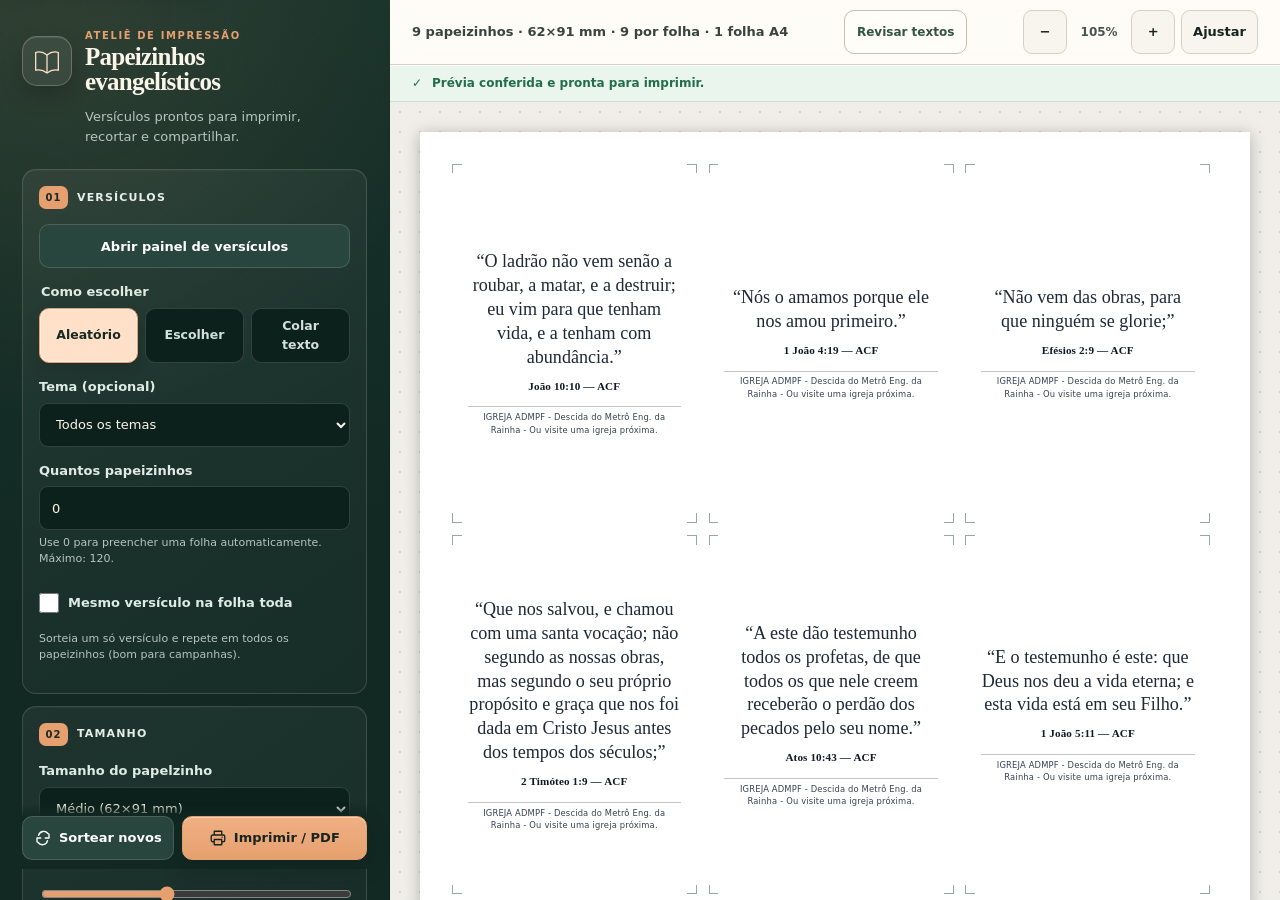
<file: index.html>
<!DOCTYPE html>
<html lang="pt-BR">
<head>
  <meta charset="UTF-8" />
  <meta name="viewport" content="width=device-width, initial-scale=1.0" />
  <meta name="description" content="Monte folhas A4 de papeizinhos evangelísticos com versículos da Bíblia (ACF), prontos para imprimir e recortar." />
  <meta name="theme-color" content="#122923" />
  <title>Papeizinhos evangelísticos</title>
  <link rel="icon" href="data:image/svg+xml,%3Csvg xmlns='http://www.w3.org/2000/svg' viewBox='0 0 64 64'%3E%3Crect width='64' height='64' rx='14' fill='%23152a25'/%3E%3Cpath d='M13 17c8-3 14-1 19 4 5-5 11-7 19-4v32c-8-2-14 0-19 5-5-5-11-7-19-5z' fill='%23f5ead7'/%3E%3Cpath d='M32 21v33' stroke='%23d27d56' stroke-width='3'/%3E%3C/svg%3E" />
  <link rel="stylesheet" href="src/styles/main.css" />
  <link rel="stylesheet" href="src/styles/layout.css" />
  <link rel="stylesheet" href="src/styles/templates.css" />
  <link rel="stylesheet" href="src/styles/print.css" />
  <link rel="stylesheet" href="src/styles/verse-library.css" />
  <link rel="stylesheet" href="src/styles/tract-review.css" />
</head>
<body>
  <a class="skip-link" href="#preview">Pular para a prévia</a>
  <aside class="sidebar" id="sidebar">
    <header class="brand">
      <span class="brand-mark" aria-hidden="true">
        <svg viewBox="0 0 48 48" focusable="false">
          <path d="M8 12c6-2 11-.6 16 3.5C29 11.4 34 10 40 12v25c-6-1.5-11 0-16 4-5-4-10-5.5-16-4z" />
          <path d="M24 15.5V41" />
        </svg>
      </span>
      <span>
        <span class="eyebrow">Ateliê de impressão</span>
        <h1>Papeizinhos<br />evangelísticos</h1>
      </span>
    </header>
    <p class="subtitle">Versículos prontos para imprimir, recortar e compartilhar.</p>
    <a class="mobile-preview-link" href="#preview">Ver prévia da folha <span aria-hidden="true">↓</span></a>

    <section class="panel" aria-labelledby="step-verses">
      <h2 id="step-verses"><span>01</span> Versículos</h2>
      <button id="openVerseLibrary" class="secondary library-open" type="button" aria-haspopup="dialog" aria-controls="verseLibrary">Abrir painel de versículos</button>
      <div class="field">
        <fieldset class="mode-fieldset">
          <legend>Como escolher</legend>
          <div class="radios">
          <label><input type="radio" name="mode" value="random" checked /> Aleatório</label>
          <label><input type="radio" name="mode" value="manual" /> Escolher</label>
          <label><input type="radio" name="mode" value="paste" /> Colar texto</label>
          </div>
        </fieldset>
      </div>

      <div class="field mode-block" data-mode="random generate">
        <label for="theme">Tema (opcional)</label>
        <select id="theme"><option value="">Todos os temas</option></select>
      </div>

      <div class="field mode-block" data-mode="manual">
        <label for="search">Buscar versículo</label>
        <input type="search" id="search" placeholder="ex.: João 3:16 ou amor" autocomplete="off" aria-controls="searchResults" aria-expanded="false" />
        <small id="searchSummary" class="hint" role="status">Busque e clique para adicionar. Os escolhidos saem dos resultados.</small>
        <div id="searchResults" class="search-results"></div>
        <small id="pickedSummary" class="hint" role="status">Nenhum versículo escolhido.</small>
        <div id="picked" class="picked" aria-label="Versículos escolhidos"></div>
      </div>

      <div class="field mode-block" data-mode="paste">
        <label for="pasteText">Cole os versículos (um por linha/parágrafo)</label>
        <textarea id="pasteText" rows="6" placeholder="João 3:16 - Porque Deus amou o mundo..."></textarea>
      </div>

      <div class="field mode-block" data-mode="random generate">
        <label for="count">Quantos papeizinhos</label>
        <input type="number" id="count" min="0" max="120" step="1" inputmode="numeric" value="0" aria-describedby="countHint" />
        <small class="hint" id="countHint">Use 0 para preencher uma folha automaticamente. Máximo: 120.</small>
      </div>

      <div class="field mode-block" data-mode="random generate">
        <label class="check"><input type="checkbox" id="sameVerse" aria-describedby="sameVerseHint" /> Mesmo versículo na folha toda</label>
        <small class="hint" id="sameVerseHint">Sorteia um só versículo e repete em todos os papeizinhos (bom para campanhas).</small>
      </div>

      <div class="field mode-block" data-mode="manual paste">
        <label class="check"><input type="checkbox" id="fillPage" aria-describedby="fillPageHint" /> Completar a folha repetindo</label>
        <small class="hint" id="fillPageHint">Repete os versículos escolhidos até fechar a última folha A4.</small>
      </div>
    </section>

    <section class="panel" aria-labelledby="step-size">
      <h2 id="step-size"><span>02</span> Tamanho</h2>
      <div class="field">
        <label for="size">Tamanho do papelzinho</label>
        <select id="size"></select>
      </div>
      <div class="field">
        <label for="fontScale">Tamanho da fonte: <span id="fontScaleVal">100%</span></label>
        <input type="range" id="fontScale" min="0.6" max="1.6" step="0.05" value="1" aria-describedby="fontScaleHint" />
        <small class="hint" id="fontScaleHint">O texto ainda é reduzido automaticamente se precisar caber.</small>
      </div>
    </section>

    <section class="panel" aria-labelledby="step-art">
      <h2 id="step-art"><span>03</span> Arte de fundo</h2>
      <div class="field template-field" id="templateField">
        <div class="template-select-fallback">
          <label for="template">Template</label>
          <select id="template"></select>
        </div>
        <button id="templateChooserButton" class="template-chooser-button" type="button" aria-haspopup="dialog" aria-controls="templateDialog" hidden>
          <span class="template-active-preview" id="selectedTemplatePreview" aria-hidden="true"></span>
          <span class="template-active-copy">
            <small>Artes da folha</small>
            <strong id="selectedTemplateName">Liso (branco)</strong>
            <span>Ver os 22 modelos</span>
          </span>
          <svg aria-hidden="true" viewBox="0 0 24 24"><path d="m9 18 6-6-6-6" /></svg>
        </button>
      </div>
      <div class="field">
        <label for="bgImage">Ou use sua própria imagem de fundo</label>
        <input type="file" id="bgImage" accept="image/*" aria-describedby="bgImageHint bgImageSizeHint bgImageError" />
        <small class="hint" id="bgImageHint">PNG, JPG, WebP ou outra imagem de até 10 MB e 32 megapixels.</small>
        <small class="hint" id="bgImageSizeHint"></small>
        <small class="hint">Use a mesma proporção do papelzinho para evitar cortes nas bordas. Deixe o centro livre para o texto. Imagens enviadas precisam ser escolhidas novamente ao reabrir o app.</small>
        <p class="field-error" id="bgImageError" role="alert" aria-live="assertive" hidden></p>
        <button id="bgImageClear" class="secondary compact" type="button" hidden>Remover imagem</button>
      </div>
      <div class="field" id="overlayField" hidden>
        <label for="overlay">Clareador do fundo (legibilidade): <span id="overlayVal">35%</span></label>
        <input type="range" id="overlay" min="0" max="0.85" step="0.05" value="0.35" />
      </div>
    </section>

    <section class="panel" aria-labelledby="step-personalize">
      <h2 id="step-personalize"><span>04</span> Personalização <small>opcional</small></h2>
      <div class="field">
        <label for="churchLogo">Logo da igreja (opcional)</label>
        <input type="file" id="churchLogo" accept="image/*" aria-describedby="churchLogoHint churchLogoError" />
        <small class="hint" id="churchLogoHint">Prefira PNG transparente, com pelo menos 320 px de largura. O logo aparece acima do rodapé, sem recortar. Até 10 MB; escolha novamente ao reabrir o app.</small>
        <img id="churchLogoPreview" class="church-logo-preview" alt="Logo escolhido para os papeizinhos" hidden />
        <p class="field-error" id="churchLogoError" role="alert" hidden></p>
        <button id="churchLogoClear" class="secondary compact" type="button" hidden>Remover logo</button>
      </div>
      <div class="field">
        <label class="check footer-default-check">
          <input type="checkbox" id="defaultFooter" aria-describedby="defaultFooterText" checked />
          <span>
            <strong>Usar rodapé padrão</strong>
            <small id="defaultFooterText">IGREJA ADMPF - Descida do Metrô Eng. da Rainha - Ou visite uma igreja próxima.</small>
          </span>
        </label>
      </div>
      <div class="field">
        <label for="footerText">Texto extra do rodapé (opcional)</label>
        <input type="text" id="footerText" maxlength="80" placeholder="ex.: WhatsApp (91) 99999-9999" aria-describedby="footerHint" />
        <small class="hint" id="footerHint">Se o rodapé padrão estiver ativo, este texto aparecerá abaixo dele.</small>
      </div>
    </section>

    <div class="actions">
      <button id="btnGenerate" class="secondary" type="button">
        <svg aria-hidden="true" viewBox="0 0 24 24"><path d="M20 7v5h-5M4 17v-5h5M6.1 8.5A7 7 0 0 1 18.5 6L20 7M4 17l1.5 1A7 7 0 0 0 18 15.5" /></svg>
        <span>Sortear novos</span>
      </button>
      <button id="btnPrint" class="primary" type="button">
        <svg aria-hidden="true" viewBox="0 0 24 24"><path d="M7 8V3h10v5M7 17H5a2 2 0 0 1-2-2v-5a2 2 0 0 1 2-2h14a2 2 0 0 1 2 2v5a2 2 0 0 1-2 2h-2M7 14h10v7H7z" /><path d="M17.5 11h.01" /></svg>
        <span>Imprimir / PDF</span>
      </button>
    </div>
    <p class="footnote">Texto bíblico: Almeida Corrigida Fiel (ACF)</p>
  </aside>

  <main class="preview" id="preview" aria-labelledby="preview-title">
    <h2 id="preview-title" class="sr-only">Prévia das folhas A4</h2>
    <div class="preview-toolbar">
      <span id="sheetInfo" class="sheet-info" aria-live="polite"></span>
      <button id="reviewTexts" type="button" aria-haspopup="dialog" aria-controls="tractReview" disabled>Revisar textos</button>
      <div class="zoom-controls" role="group" aria-label="Zoom da prévia">
        <button id="zoomOut" type="button" title="Diminuir zoom" aria-label="Diminuir zoom">−</button>
        <output id="zoomVal" class="zoom-val" aria-live="polite">100%</output>
        <button id="zoomIn" type="button" title="Aumentar zoom" aria-label="Aumentar zoom">+</button>
        <button id="zoomFit" type="button" title="Ajustar à largura da tela" aria-label="Ajustar prévia à largura">Ajustar</button>
      </div>
    </div>
    <div id="previewStatus" class="preview-status" role="status" aria-live="assertive" tabindex="-1" hidden></div>
    <div class="preview-scroll" id="previewScroll">
      <div id="sheetContainer" class="sheet-container"></div>
    </div>
  </main>

  <dialog id="templateDialog" class="template-dialog" aria-labelledby="templateDialogTitle" aria-describedby="templateDialogDescription">
    <form method="dialog">
      <header class="template-dialog-header">
        <div>
          <span class="eyebrow">Galeria de artes</span>
          <h2 id="templateDialogTitle">Escolha o fundo</h2>
          <p id="templateDialogDescription">Use as setas para explorar. Clique ou pressione Enter para escolher.</p>
        </div>
        <button class="dialog-icon-close" type="submit" value="cancel" aria-label="Fechar galeria">
          <svg aria-hidden="true" viewBox="0 0 24 24"><path d="M6 6l12 12M18 6 6 18" /></svg>
        </button>
      </header>
      <div class="template-mix-controls">
        <label><input type="checkbox" id="mixTemplates" /> Alternar várias artes na folha</label>
        <small>Marque as artes desejadas. Elas se repetem na ordem escolhida, em todos os papeizinhos.</small>
        <button type="button" id="shuffleTemplates" class="dialog-cancel" hidden>Embaralhar ordem das artes</button>
      </div>
      <div id="templateGallery" class="template-gallery" role="radiogroup" aria-label="Modelos de arte de fundo"></div>
      <footer class="template-dialog-footer">
        <span id="galleryTemplateName" role="status">Liso (branco)</span>
        <button class="dialog-cancel" type="submit" value="done">Concluir</button>
      </footer>
    </form>
  </dialog>

  <dialog id="printDialog" class="print-dialog" aria-labelledby="printDialogTitle" aria-describedby="printDialogDescription">
    <form method="dialog">
      <div class="dialog-heading">
        <span class="dialog-mark" aria-hidden="true">
          <svg viewBox="0 0 24 24"><path d="M6 9V3h12v6M6 18H4a2 2 0 0 1-2-2v-5a2 2 0 0 1 2-2h16a2 2 0 0 1 2 2v5a2 2 0 0 1-2 2h-2M6 15h12v7H6z" /></svg>
        </span>
        <div>
          <span class="eyebrow">Conferência final</span>
          <h2 id="printDialogTitle">Prepare a impressão</h2>
        </div>
      </div>
      <p id="printDialogDescription">Na próxima janela, confira estas opções antes de imprimir ou salvar o PDF.</p>
      <p class="print-summary" id="printDialogSummary"></p>
      <ul class="print-checklist" aria-label="Configurações recomendadas">
        <li><span aria-hidden="true">✓</span><div><strong>Papel A4</strong><small>210 × 297 mm</small></div></li>
        <li><span aria-hidden="true">✓</span><div><strong>Escala 100%</strong><small>Não use “Ajustar à página”</small></div></li>
        <li><span aria-hidden="true">✓</span><div><strong>Margens: nenhuma</strong><small>Ou a opção “sem bordas”</small></div></li>
        <li><span aria-hidden="true">✓</span><div><strong>Gráficos de fundo</strong><small>Ative para imprimir a arte escolhida</small></div></li>
      </ul>
      <div class="dialog-actions">
        <button class="dialog-cancel" type="submit" value="cancel">Cancelar</button>
        <button class="primary" id="confirmPrint" type="button">Abrir impressão</button>
      </div>
    </form>
  </dialog>

  <dialog id="verseLibrary" class="verse-library" aria-labelledby="libraryTitle" aria-describedby="libraryDescription">
    <header class="library-header">
      <div><span class="eyebrow">Leia · escolha · compartilhe</span><h2 id="libraryTitle">Painel de versículos</h2>
      <p id="libraryDescription">Explore os textos ACF com calma. Os escolhidos ficam guardados para montar sua folha.</p></div>
      <button id="libraryClose" type="button" class="library-light-button">Voltar ao editor</button>
    </header>
    <div class="library-filters">
      <label>Buscar referência ou palavra<input id="librarySearch" type="search" placeholder="João, salvação, amor…" autocomplete="off" /></label>
      <label>Livro<select id="libraryBook"><option value="">Todos os livros</option></select></label>
      <label>Tema<select id="libraryTheme"><option value="">Todos os temas</option></select></label>
      <label>Ordenar<select id="librarySort"><option value="default">Ordem padrão</option><option value="longest">Maiores primeiro</option><option value="shortest">Menores primeiro</option></select></label>
      <label class="library-selected"><input id="librarySelectedOnly" type="checkbox" /> Só escolhidos</label>
      <button id="libraryReset" type="button" class="library-light-button">Limpar filtros</button>
    </div>
    <p id="librarySummary" class="library-summary" role="status"></p>
    <div id="libraryCards" class="library-cards" aria-label="Trechos bíblicos"></div>
    <footer class="library-footer">
      <small>Almeida Corrigida Fiel (ACF) · © 1994, 1995, 2007, 2011 SBTB / Trinitarian Bible Society.<br />As notas de contexto são orientações de leitura e não aparecem na impressão.
      <a href="https://www.biblias.com.br/direitos-autorais" target="_blank" rel="noopener noreferrer">Condições de citação ↗</a></small>
      <button id="libraryUse" type="button" class="primary">Usar escolhidos na folha</button>
    </footer>
  </dialog>

  <dialog id="tractReview" class="tract-review" aria-labelledby="reviewTitle" aria-describedby="reviewDescription">
    <header class="review-header">
      <div><span class="eyebrow">Ajuste só o que precisa</span><h2 id="reviewTitle">Revisar papeizinhos</h2></div>
      <button id="reviewClose" type="button">Concluir revisão</button>
    </header>
    <p id="reviewDescription">Cada ajuste vale só para esta cópia, mesmo que o versículo apareça em outros papeizinhos.</p>
    <div class="review-body">
      <div class="review-controls">
        <label class="review-check"><input id="reviewOnlyAttention" type="checkbox" /> Só os marcados para revisão</label>
        <label for="reviewPick">Papelzinho</label>
        <select id="reviewPick"></select>
        <button id="reviewNext" type="button">Próximo da lista →</button>
        <label for="reviewFont">Fonte deste papelzinho (pt)</label>
        <div class="review-font-controls">
          <button id="reviewFontLess" type="button" aria-label="Diminuir a fonte deste papelzinho">−</button>
          <input id="reviewFont" type="number" min="3" max="24" step="0.5" inputmode="decimal" />
          <button id="reviewFontMore" type="button" aria-label="Aumentar a fonte deste papelzinho">+</button>
        </div>
        <button id="reviewFontReset" type="button">Restaurar automático</button>
        <p id="reviewMessage" class="review-message" role="status"></p>
        <small>Os ajustes ficam nesta seleção. Sortear ou aplicar uma nova seleção restaura o automático. Trocar arte, logo, rodapé ou tamanho mantém suas exceções.</small>
        <small>Se a letra ficar pequena demais, use um papelzinho maior ou reduza o rodapé.</small>
      </div>
      <div class="review-paper"><div id="reviewSample" class="review-sample" aria-label="Amostra do papelzinho selecionado"></div></div>
    </div>
  </dialog>

  <script type="module" src="src/app.js"></script>
</body>
</html>
</file>
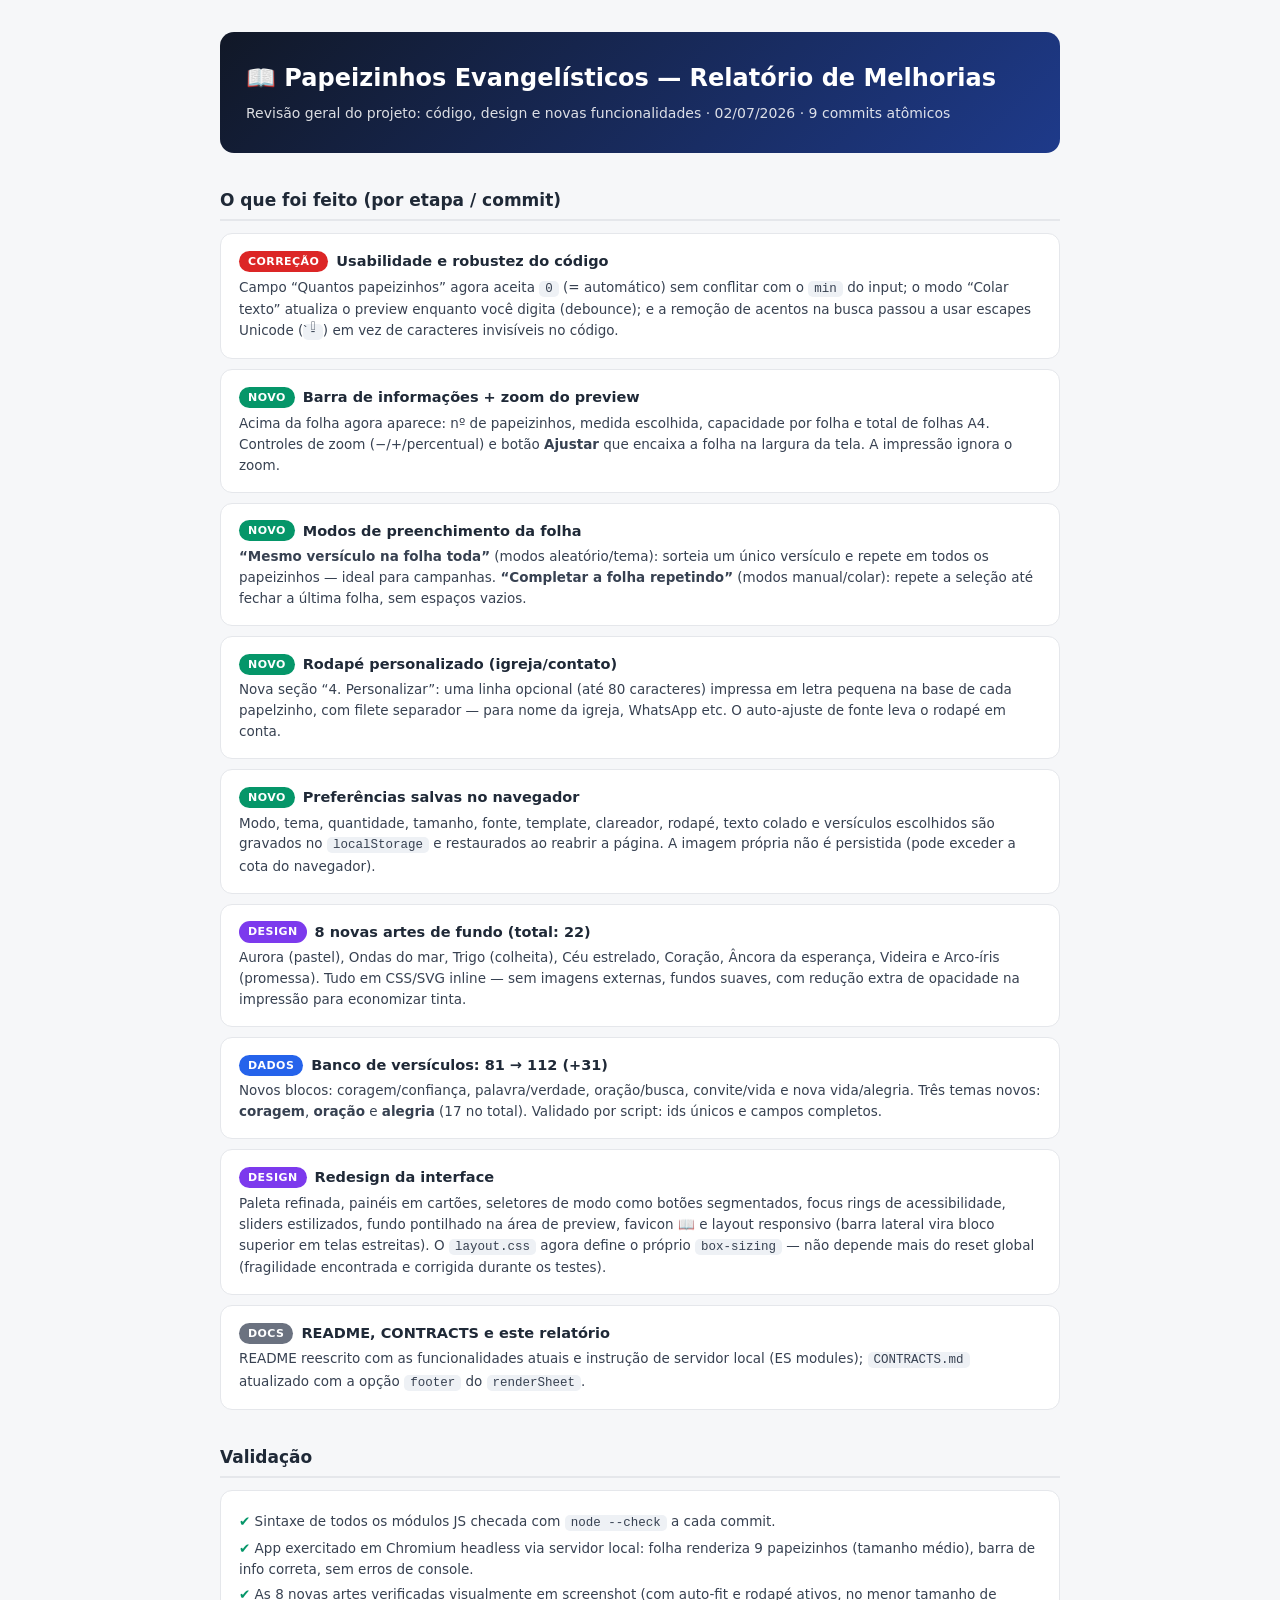
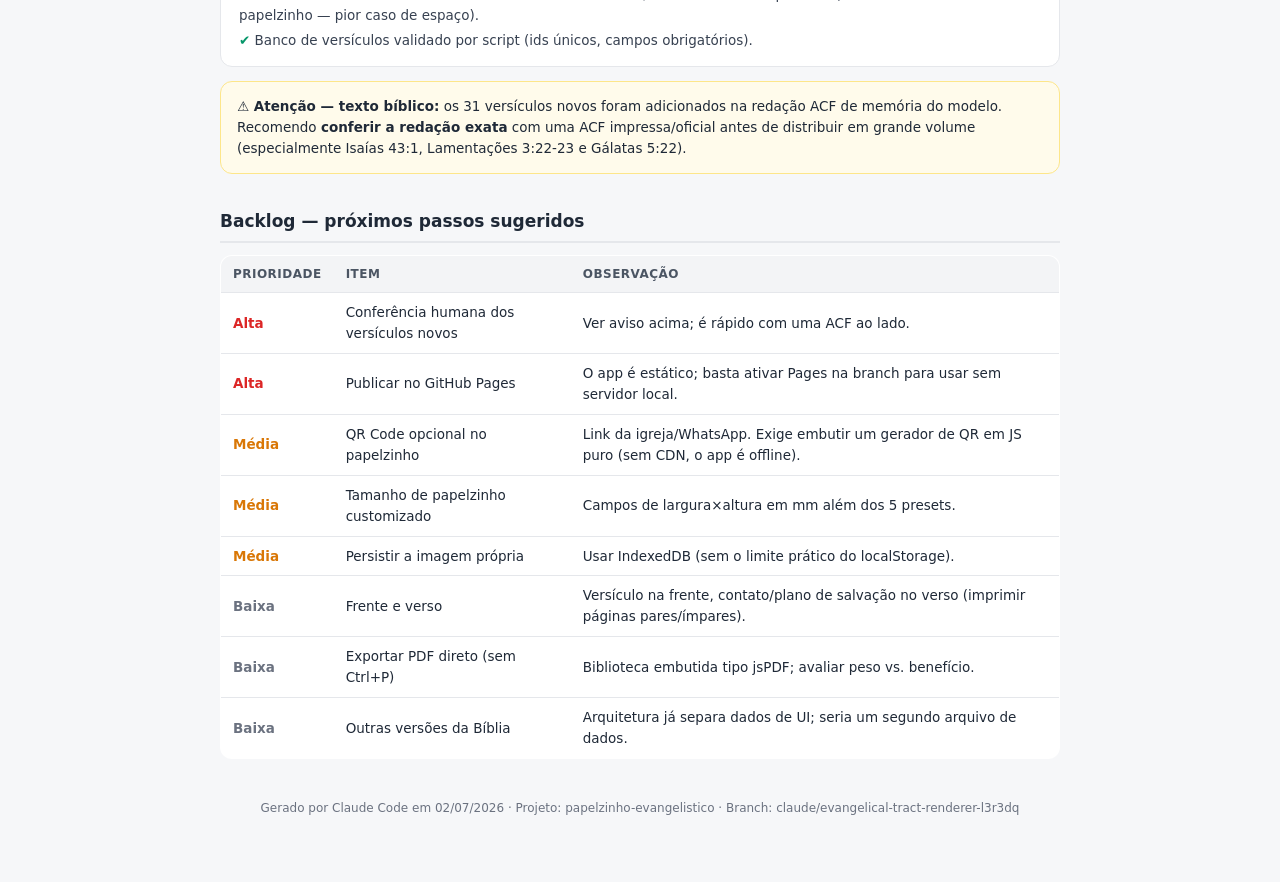
<file: docs/relatorio-melhorias-2026-07-02.html>
<!DOCTYPE html>
<html lang="pt-BR">
<head>
<meta charset="UTF-8" />
<meta name="viewport" content="width=device-width, initial-scale=1.0" />
<title>Relatório de Melhorias — Papeizinhos Evangelísticos (02/07/2026)</title>
<style>
  :root {
    --ink: #1f2937; --muted: #6b7280; --line: #e5e7eb;
    --blue: #2563eb; --green: #059669; --amber: #d97706; --red: #dc2626; --violet: #7c3aed;
  }
  * { box-sizing: border-box; }
  body {
    font-family: system-ui, -apple-system, "Segoe UI", Roboto, sans-serif;
    color: var(--ink); background: #f6f7f9; margin: 0; line-height: 1.55;
  }
  .wrap { max-width: 880px; margin: 0 auto; padding: 32px 20px 64px; }
  header.hero {
    background: linear-gradient(135deg, #111827 0%, #1e3a8a 100%);
    color: #fff; border-radius: 14px; padding: 28px 26px; margin-bottom: 28px;
  }
  header.hero h1 { margin: 0 0 6px; font-size: 24px; }
  header.hero p { margin: 0; opacity: 0.85; font-size: 14px; }
  h2 {
    font-size: 17px; margin: 34px 0 12px; padding-bottom: 6px;
    border-bottom: 2px solid var(--line);
  }
  .card {
    background: #fff; border: 1px solid var(--line); border-radius: 12px;
    padding: 16px 18px; margin-bottom: 10px;
  }
  .card h3 { margin: 0 0 4px; font-size: 14.5px; display: flex; align-items: center; gap: 8px; }
  .card p { margin: 4px 0 0; font-size: 13.5px; color: #374151; }
  .tag {
    display: inline-block; font-size: 11px; font-weight: 700; letter-spacing: 0.04em;
    padding: 2px 9px; border-radius: 999px; text-transform: uppercase; color: #fff;
  }
  .tag.fix { background: var(--red); }
  .tag.feat { background: var(--green); }
  .tag.design { background: var(--violet); }
  .tag.data { background: var(--blue); }
  .tag.docs { background: var(--muted); }
  code {
    background: #eef1f5; border-radius: 5px; padding: 1px 6px;
    font-size: 12.5px; font-family: "SF Mono", Consolas, "Liberation Mono", monospace;
  }
  table { width: 100%; border-collapse: collapse; background: #fff; border-radius: 12px; overflow: hidden; border: 1px solid var(--line); font-size: 13.5px; }
  th, td { text-align: left; padding: 9px 12px; border-bottom: 1px solid var(--line); }
  th { background: #f3f4f6; font-size: 12px; text-transform: uppercase; letter-spacing: 0.04em; color: #4b5563; }
  tr:last-child td { border-bottom: none; }
  .prio { font-weight: 700; }
  .prio.alta { color: var(--red); }
  .prio.media { color: var(--amber); }
  .prio.baixa { color: var(--muted); }
  .note {
    background: #fffbeb; border: 1px solid #fde68a; border-radius: 12px;
    padding: 14px 16px; font-size: 13.5px; margin: 14px 0;
  }
  .ok { color: var(--green); font-weight: 600; }
  footer { margin-top: 40px; font-size: 12px; color: var(--muted); text-align: center; }
</style>
</head>
<body>
<div class="wrap">

  <header class="hero">
    <h1>📖 Papeizinhos Evangelísticos — Relatório de Melhorias</h1>
    <p>Revisão geral do projeto: código, design e novas funcionalidades · 02/07/2026 · 9 commits atômicos</p>
  </header>

  <h2>O que foi feito (por etapa / commit)</h2>

  <div class="card">
    <h3><span class="tag fix">Correção</span> Usabilidade e robustez do código</h3>
    <p>Campo “Quantos papeizinhos” agora aceita <code>0</code> (= automático) sem conflitar com o
    <code>min</code> do input; o modo “Colar texto” atualiza o preview enquanto você digita
    (debounce); e a remoção de acentos na busca passou a usar escapes Unicode
    (<code>̀-ͯ</code>) em vez de caracteres invisíveis no código.</p>
  </div>

  <div class="card">
    <h3><span class="tag feat">Novo</span> Barra de informações + zoom do preview</h3>
    <p>Acima da folha agora aparece: nº de papeizinhos, medida escolhida, capacidade por folha e
    total de folhas A4. Controles de zoom (−/+/percentual) e botão <strong>Ajustar</strong> que
    encaixa a folha na largura da tela. A impressão ignora o zoom.</p>
  </div>

  <div class="card">
    <h3><span class="tag feat">Novo</span> Modos de preenchimento da folha</h3>
    <p><strong>“Mesmo versículo na folha toda”</strong> (modos aleatório/tema): sorteia um único
    versículo e repete em todos os papeizinhos — ideal para campanhas. <strong>“Completar a folha
    repetindo”</strong> (modos manual/colar): repete a seleção até fechar a última folha, sem
    espaços vazios.</p>
  </div>

  <div class="card">
    <h3><span class="tag feat">Novo</span> Rodapé personalizado (igreja/contato)</h3>
    <p>Nova seção “4. Personalizar”: uma linha opcional (até 80 caracteres) impressa em letra
    pequena na base de cada papelzinho, com filete separador — para nome da igreja, WhatsApp etc.
    O auto-ajuste de fonte leva o rodapé em conta.</p>
  </div>

  <div class="card">
    <h3><span class="tag feat">Novo</span> Preferências salvas no navegador</h3>
    <p>Modo, tema, quantidade, tamanho, fonte, template, clareador, rodapé, texto colado e
    versículos escolhidos são gravados no <code>localStorage</code> e restaurados ao reabrir a
    página. A imagem própria não é persistida (pode exceder a cota do navegador).</p>
  </div>

  <div class="card">
    <h3><span class="tag design">Design</span> 8 novas artes de fundo (total: 22)</h3>
    <p>Aurora (pastel), Ondas do mar, Trigo (colheita), Céu estrelado, Coração, Âncora da
    esperança, Videira e Arco-íris (promessa). Tudo em CSS/SVG inline — sem imagens externas,
    fundos suaves, com redução extra de opacidade na impressão para economizar tinta.</p>
  </div>

  <div class="card">
    <h3><span class="tag data">Dados</span> Banco de versículos: 81 → 112 (+31)</h3>
    <p>Novos blocos: coragem/confiança, palavra/verdade, oração/busca, convite/vida e nova
    vida/alegria. Três temas novos: <strong>coragem</strong>, <strong>oração</strong> e
    <strong>alegria</strong> (17 no total). Validado por script: ids únicos e campos completos.</p>
  </div>

  <div class="card">
    <h3><span class="tag design">Design</span> Redesign da interface</h3>
    <p>Paleta refinada, painéis em cartões, seletores de modo como botões segmentados, focus rings
    de acessibilidade, sliders estilizados, fundo pontilhado na área de preview, favicon 📖 e
    layout responsivo (barra lateral vira bloco superior em telas estreitas). O
    <code>layout.css</code> agora define o próprio <code>box-sizing</code> — não depende mais do
    reset global (fragilidade encontrada e corrigida durante os testes).</p>
  </div>

  <div class="card">
    <h3><span class="tag docs">Docs</span> README, CONTRACTS e este relatório</h3>
    <p>README reescrito com as funcionalidades atuais e instrução de servidor local (ES modules);
    <code>CONTRACTS.md</code> atualizado com a opção <code>footer</code> do
    <code>renderSheet</code>.</p>
  </div>

  <h2>Validação</h2>
  <div class="card">
    <p><span class="ok">✔</span> Sintaxe de todos os módulos JS checada com <code>node --check</code> a cada commit.</p>
    <p><span class="ok">✔</span> App exercitado em Chromium headless via servidor local: folha renderiza 9 papeizinhos
    (tamanho médio), barra de info correta, sem erros de console.</p>
    <p><span class="ok">✔</span> As 8 novas artes verificadas visualmente em screenshot (com auto-fit e rodapé ativos,
    no menor tamanho de papelzinho — pior caso de espaço).</p>
    <p><span class="ok">✔</span> Banco de versículos validado por script (ids únicos, campos obrigatórios).</p>
  </div>

  <div class="note">
    <strong>⚠️ Atenção — texto bíblico:</strong> os 31 versículos novos foram adicionados na
    redação ACF de memória do modelo. Recomendo <strong>conferir a redação exata</strong> com uma
    ACF impressa/oficial antes de distribuir em grande volume (especialmente Isaías 43:1,
    Lamentações 3:22-23 e Gálatas 5:22).
  </div>

  <h2>Backlog — próximos passos sugeridos</h2>
  <table>
    <thead><tr><th>Prioridade</th><th>Item</th><th>Observação</th></tr></thead>
    <tbody>
      <tr><td class="prio alta">Alta</td><td>Conferência humana dos versículos novos</td><td>Ver aviso acima; é rápido com uma ACF ao lado.</td></tr>
      <tr><td class="prio alta">Alta</td><td>Publicar no GitHub Pages</td><td>O app é estático; basta ativar Pages na branch para usar sem servidor local.</td></tr>
      <tr><td class="prio media">Média</td><td>QR Code opcional no papelzinho</td><td>Link da igreja/WhatsApp. Exige embutir um gerador de QR em JS puro (sem CDN, o app é offline).</td></tr>
      <tr><td class="prio media">Média</td><td>Tamanho de papelzinho customizado</td><td>Campos de largura×altura em mm além dos 5 presets.</td></tr>
      <tr><td class="prio media">Média</td><td>Persistir a imagem própria</td><td>Usar IndexedDB (sem o limite prático do localStorage).</td></tr>
      <tr><td class="prio baixa">Baixa</td><td>Frente e verso</td><td>Versículo na frente, contato/plano de salvação no verso (imprimir páginas pares/ímpares).</td></tr>
      <tr><td class="prio baixa">Baixa</td><td>Exportar PDF direto (sem Ctrl+P)</td><td>Biblioteca embutida tipo jsPDF; avaliar peso vs. benefício.</td></tr>
      <tr><td class="prio baixa">Baixa</td><td>Outras versões da Bíblia</td><td>Arquitetura já separa dados de UI; seria um segundo arquivo de dados.</td></tr>
    </tbody>
  </table>

  <footer>Gerado por Claude Code em 02/07/2026 · Projeto: papelzinho-evangelistico · Branch: claude/evangelical-tract-renderer-l3r3dq</footer>
</div>
</body>
</html>
</file>
<file: src/styles/main.css>
/* main.css — interface do ateliê de impressão. */
:root {
  --canvas: #ebe8e0;
  --sidebar-bg: #122923;
  --sidebar-panel: #1a352e;
  --sidebar-fg: #fbf5e9;
  --sidebar-muted: #b7c6bf;
  --accent: #e6a06f;
  --accent-strong: #cf7d50;
  --accent-soft: #ffe1c9;
  --border: rgba(239, 230, 210, 0.16);
  --input-bg: #0d211c;
  --ring: rgba(242, 174, 126, 0.42);
  --ink: #18231f;
  --muted-ink: #5b655f;
  --paper: #fffdf8;
  --danger: #a74335;
  --danger-bg: #fff0ea;
  --success: #246d4a;
  --success-bg: #e9f5ed;
  --radius: 14px;
  --ease: cubic-bezier(0.2, 0.8, 0.2, 1);
  --shadow-paper: 0 2px 4px rgba(28, 37, 32, 0.08), 0 20px 55px rgba(28, 37, 32, 0.14);
}

* { box-sizing: border-box; }
html { margin: 0; height: 100%; scroll-behavior: smooth; }
body {
  margin: 0;
  height: 100%;
  display: flex;
  overflow: hidden;
  background: var(--canvas);
  color: var(--ink);
  font-family: Inter, ui-sans-serif, system-ui, -apple-system, BlinkMacSystemFont, "Segoe UI", sans-serif;
  font-size: 16px;
  line-height: 1.5;
}

[hidden] { display: none !important; }
.sr-only {
  position: absolute !important;
  width: 1px !important;
  height: 1px !important;
  padding: 0 !important;
  margin: -1px !important;
  overflow: hidden !important;
  clip: rect(0, 0, 0, 0) !important;
  white-space: nowrap !important;
  border: 0 !important;
}
.skip-link {
  position: fixed;
  z-index: 100;
  top: 10px;
  left: 10px;
  transform: translateY(-160%);
  padding: 10px 14px;
  border-radius: 8px;
  background: var(--paper);
  color: var(--ink);
  font-weight: 700;
  box-shadow: 0 8px 24px rgba(0, 0, 0, 0.2);
  transition: transform 180ms var(--ease);
}
.skip-link:focus { transform: translateY(0); }

/* ---------------- Painel de criação ---------------- */
.sidebar {
  position: relative;
  z-index: 10;
  flex: 0 0 390px;
  width: 390px;
  height: 100vh;
  overflow-y: auto;
  overscroll-behavior: contain;
  padding: 28px 22px 32px;
  color: var(--sidebar-fg);
  background:
    radial-gradient(circle at 15% 0%, rgba(230, 160, 111, 0.12), transparent 26rem),
    linear-gradient(165deg, #17332b 0%, var(--sidebar-bg) 62%);
  border-right: 1px solid rgba(0, 0, 0, 0.2);
  scrollbar-width: thin;
  scrollbar-color: #4d6b61 transparent;
}
.sidebar::before {
  content: "";
  position: fixed;
  z-index: -1;
  inset: 0 auto 0 0;
  width: 390px;
  pointer-events: none;
  opacity: 0.28;
  background-image: radial-gradient(rgba(255, 255, 255, 0.12) 0.7px, transparent 0.7px);
  background-size: 13px 13px;
  mask-image: linear-gradient(to bottom, #000, transparent 72%);
}

.brand { display: flex; align-items: center; gap: 13px; }
.brand-mark {
  display: grid;
  place-items: center;
  width: 50px;
  height: 50px;
  flex: 0 0 auto;
  border: 1px solid rgba(255, 225, 201, 0.25);
  border-radius: 15px;
  color: var(--accent-soft);
  background: rgba(255, 255, 255, 0.07);
  box-shadow: inset 0 1px rgba(255, 255, 255, 0.1), 0 10px 22px rgba(0, 0, 0, 0.18);
}
.brand-mark svg { width: 34px; height: 34px; fill: none; stroke: currentColor; stroke-width: 1.8; }
.eyebrow {
  display: block;
  margin-bottom: 2px;
  color: var(--accent);
  font-size: 10px;
  font-weight: 800;
  letter-spacing: 0.16em;
  text-transform: uppercase;
}
.sidebar h1 {
  margin: 0;
  font-family: Georgia, "Times New Roman", serif;
  font-size: 25px;
  font-weight: 600;
  line-height: 0.98;
  letter-spacing: -0.03em;
}
.sidebar .subtitle {
  max-width: 31ch;
  margin: 13px 0 22px 63px;
  color: var(--sidebar-muted);
  font-size: 13px;
  line-height: 1.55;
}
.mobile-preview-link { display: none; }

.panel {
  position: relative;
  margin-bottom: 12px;
  padding: 16px;
  overflow: hidden;
  border: 1px solid var(--border);
  border-radius: var(--radius);
  background: linear-gradient(145deg, rgba(255,255,255,0.055), rgba(255,255,255,0.025));
  box-shadow: inset 0 1px rgba(255, 255, 255, 0.035);
  transition: border-color 180ms var(--ease), background 180ms var(--ease);
}
.panel:focus-within {
  border-color: rgba(230, 160, 111, 0.42);
  background: linear-gradient(145deg, rgba(255,255,255,0.075), rgba(255,255,255,0.035));
}
.panel h2 {
  display: flex;
  align-items: center;
  gap: 9px;
  margin: 0 0 15px;
  color: #e6eee9;
  font-size: 11px;
  font-weight: 800;
  letter-spacing: 0.105em;
  text-transform: uppercase;
}
.panel h2 > span {
  display: grid;
  place-items: center;
  width: 29px;
  height: 23px;
  border-radius: 7px;
  color: #192b26;
  background: var(--accent);
  font-size: 10px;
  font-variant-numeric: tabular-nums;
}
.panel h2 small {
  margin-left: auto;
  color: var(--sidebar-muted);
  font-size: 9px;
  font-weight: 700;
  letter-spacing: 0.08em;
}
.field { margin-bottom: 14px; }
.field:last-child { margin-bottom: 0; }
.field > label,
.template-select-fallback > label,
.mode-fieldset > legend {
  display: block;
  margin: 0 0 6px;
  color: #e1ebe6;
  font-size: 13px;
  font-weight: 600;
}
.mode-fieldset { min-width: 0; margin: 0; padding: 0; border: 0; }

.radios { display: grid; grid-template-columns: repeat(3, minmax(0, 1fr)); gap: 7px; }
.radios label {
  position: relative;
  display: flex;
  align-items: center;
  justify-content: center;
  min-height: 44px;
  padding: 8px 10px;
  cursor: pointer;
  user-select: none;
  border: 1px solid var(--border);
  border-radius: 10px;
  background: var(--input-bg);
  color: #d3dfda;
  font-size: 12.5px;
  font-weight: 650;
  text-align: center;
  transition: color 180ms var(--ease), border-color 180ms var(--ease), background 180ms var(--ease), box-shadow 180ms var(--ease);
}
.radios label:hover { border-color: rgba(230, 160, 111, 0.5); }
.radios label:has(input:checked) {
  border-color: var(--accent);
  color: #182923;
  background: var(--accent-soft);
  box-shadow: inset 0 0 0 1px rgba(255,255,255,0.45), 0 5px 14px rgba(0,0,0,0.12);
}
.radios label:has(input:focus-visible) { outline: 3px solid var(--ring); outline-offset: 2px; }
.radios input[type="radio"] { position: absolute; opacity: 0; pointer-events: none; }

.check {
  display: flex !important;
  align-items: center;
  gap: 9px;
  min-height: 44px;
  cursor: pointer;
  color: #dce6e1;
  font-size: 13px;
  line-height: 1.4;
}
.check input { width: 20px; height: 20px; flex: 0 0 auto; margin: 0; accent-color: var(--accent-strong); }

.footer-default-check {
  min-height: 68px;
  padding: 11px;
  border: 1px solid var(--border);
  border-radius: 10px;
  background: var(--input-bg);
  transition: border-color 180ms var(--ease), background 180ms var(--ease), box-shadow 180ms var(--ease);
}
.footer-default-check:hover { border-color: rgba(230, 160, 111, 0.5); }
.footer-default-check:has(input:checked) {
  border-color: var(--accent);
  background: #18382f;
  box-shadow: inset 0 0 0 1px rgba(255, 225, 201, 0.08);
}
.footer-default-check > span { min-width: 0; }
.footer-default-check strong,
.footer-default-check small { display: block; }
.footer-default-check strong { color: #f7efe3; font-size: 13px; }
.footer-default-check small {
  margin-top: 3px;
  color: var(--sidebar-muted);
  font-size: 10px;
  font-weight: 500;
  line-height: 1.4;
}

input[type="text"],
input[type="search"],
input[type="number"],
select,
textarea {
  width: 100%;
  min-height: 44px;
  padding: 10px 12px;
  border: 1px solid var(--border);
  border-radius: 9px;
  outline: none;
  background: var(--input-bg);
  color: var(--sidebar-fg);
  font: inherit;
  font-size: 13px;
  transition: border-color 160ms var(--ease), box-shadow 160ms var(--ease), background 160ms var(--ease);
}
input::placeholder, textarea::placeholder { color: #81958d; opacity: 1; }
input[type="text"]:focus,
input[type="search"]:focus,
input[type="number"]:focus,
select:focus,
textarea:focus {
  border-color: var(--accent);
  background: #102720;
  box-shadow: 0 0 0 3px var(--ring);
}
select { cursor: pointer; }
textarea { min-height: 112px; resize: vertical; line-height: 1.5; }
input[type="range"] { width: 100%; min-height: 44px; cursor: pointer; accent-color: var(--accent); }
input[type="file"] { width: 100%; min-height: 44px; color: var(--sidebar-muted); font-size: 12px; }
input[type="file"]::file-selector-button {
  min-height: 38px;
  margin-right: 8px;
  padding: 7px 11px;
  cursor: pointer;
  border: 1px solid var(--border);
  border-radius: 8px;
  background: #29463e;
  color: var(--sidebar-fg);
  font: inherit;
  font-size: 12px;
}
.church-logo-preview { display: block; width: 96px; height: 48px; margin: 8px 0; padding: 5px; object-fit: contain; background: #fff; border-radius: 6px; }
.hint, .footnote { color: var(--sidebar-muted); font-size: 11px; }
.hint { display: block; margin-top: 5px; line-height: 1.45; }
.footnote { margin: 15px 0 0; text-align: center; }
.field-error {
  margin: 7px 0 0;
  padding: 9px 10px;
  border: 1px solid rgba(255, 184, 161, 0.35);
  border-radius: 8px;
  background: rgba(130, 42, 29, 0.28);
  color: #ffd7ca;
  font-size: 12px;
  font-weight: 650;
  line-height: 1.4;
}

/* Seletor compacto de arte; o select original continua como fallback sem JS. */
.template-chooser-button {
  display: grid;
  grid-template-columns: 92px minmax(0, 1fr) 20px;
  align-items: center;
  width: 100%;
  min-height: 82px;
  padding: 8px;
  gap: 11px;
  border-color: rgba(255, 225, 201, 0.22);
  background: #0d211c;
  text-align: left;
}
.template-chooser-button:hover { border-color: rgba(230, 160, 111, 0.58); background: #102720; }
.template-active-preview {
  position: relative;
  display: block;
  width: 92px;
  height: 64px;
  overflow: hidden;
  border: 1px solid rgba(255,255,255,0.38);
  border-radius: 8px;
  background: #fff;
  color: #1d2924;
  box-shadow: 0 5px 14px rgba(0,0,0,0.2);
}
.template-active-copy { display: block; min-width: 0; }
.template-active-copy small,
.template-active-copy strong,
.template-active-copy span { display: block; }
.template-active-copy small { color: var(--sidebar-muted); font-size: 9px; font-weight: 800; letter-spacing: 0.1em; text-transform: uppercase; }
.template-active-copy strong { margin-top: 2px; overflow: hidden; color: #fff; font-size: 13px; text-overflow: ellipsis; white-space: nowrap; }
.template-active-copy > span { margin-top: 2px; color: var(--accent-soft); font-size: 11px; font-weight: 650; }
.template-chooser-button > svg { width: 19px; height: 19px; fill: none; stroke: var(--accent); stroke-width: 2; stroke-linecap: round; stroke-linejoin: round; }
.template-field.is-enhanced .template-select-fallback { display: none; }

.template-mini-content {
  position: absolute;
  z-index: 2;
  inset: 0;
  display: flex;
  flex-direction: column;
  align-items: center;
  justify-content: center;
  padding: 10px;
  color: #1f2937;
  font-family: Georgia, "Times New Roman", serif;
  line-height: 1.12;
  text-align: center;
  pointer-events: none;
}
.template-mini-content > span { max-width: 16ch; font-size: 9px; }
.template-mini-content > small { margin-top: 4px; font-size: 7px; font-weight: 700; }

/* Busca / seleção manual */
.search-results { display: grid; max-height: 230px; margin-top: 7px; overflow-y: auto; gap: 3px; }
.result {
  display: block;
  width: 100%;
  min-height: 44px;
  padding: 9px 10px;
  cursor: pointer;
  border: 0;
  border-radius: 8px;
  background: transparent;
  color: var(--sidebar-fg);
  font-size: 12px;
  line-height: 1.4;
  text-align: left;
  transition: background 160ms var(--ease);
}
.result:hover, .result:focus-visible { background: #29463e; }
.result strong { color: var(--accent-soft); }
.result span { display: block; margin-top: 2px; color: var(--sidebar-muted); }
.search-empty { margin: 4px 0 0; padding: 10px; color: var(--sidebar-muted); font-size: 12px; }
.picked { display: flex; flex-wrap: wrap; gap: 6px; margin-top: 9px; }
.chip {
  display: inline-flex;
  align-items: center;
  min-height: 46px;
  padding: 1px 1px 1px 12px;
  gap: 4px;
  border: 1px solid rgba(255, 225, 201, 0.2);
  border-radius: 999px;
  background: #29463e;
  color: #fff;
  font-size: 12px;
}
.chip button {
  display: grid;
  place-items: center;
  width: 44px;
  height: 44px;
  min-height: 44px;
  padding: 0;
  border: 0;
  border-radius: 50%;
  background: transparent;
  color: #fff;
  font-size: 18px;
  line-height: 1;
}
.chip button:hover { background: rgba(255,255,255,0.1); }

/* Ações sempre alcançíveis */
.actions {
  position: sticky;
  z-index: 5;
  bottom: -1px;
  display: grid;
  grid-template-columns: 0.9fr 1.1fr;
  gap: 8px;
  margin: 18px -8px 0;
  padding: 12px 8px 9px;
  background: linear-gradient(to bottom, transparent, var(--sidebar-bg) 22%);
}
button {
  min-height: 44px;
  padding: 10px 13px;
  cursor: pointer;
  border: 1px solid var(--border);
  border-radius: 10px;
  background: #29463e;
  color: #fff;
  font: inherit;
  font-size: 13px;
  font-weight: 700;
  transition: background 180ms var(--ease), border-color 180ms var(--ease), box-shadow 180ms var(--ease), transform 180ms var(--ease), opacity 180ms var(--ease);
}
button:hover { background: #34584e; border-color: rgba(255,255,255,0.24); }
button:active { transform: translateY(1px); }
button:disabled { cursor: not-allowed; opacity: 0.52; transform: none; }
button.primary {
  border-color: var(--accent);
  background: linear-gradient(180deg, #f0b083 0%, var(--accent) 100%);
  color: #17241f;
  box-shadow: 0 8px 22px rgba(11, 25, 21, 0.3), inset 0 1px rgba(255,255,255,0.45);
}
button.primary:hover:not(:disabled) { border-color: #f3bb94; background: linear-gradient(180deg, #f5bd97 0%, #e8a170 100%); }
button.secondary { background: #29463e; }
button.compact { min-height: 44px; margin-top: 7px; padding: 8px 11px; }
.actions button { display: inline-flex; align-items: center; justify-content: center; gap: 7px; padding-inline: 9px; }
.actions svg { width: 18px; height: 18px; flex: 0 0 auto; fill: none; stroke: currentColor; stroke-width: 1.8; stroke-linecap: round; stroke-linejoin: round; }
:focus-visible { outline: 3px solid var(--accent); outline-offset: 2px; }

/* ---------------- Área de prévia ---------------- */
.preview { flex: 1; display: flex; min-width: 0; height: 100vh; flex-direction: column; background: var(--canvas); }
.preview-toolbar {
  position: relative;
  z-index: 4;
  display: flex;
  align-items: center;
  justify-content: space-between;
  min-height: 64px;
  padding: 10px 22px;
  gap: 16px;
  flex: 0 0 auto;
  border-bottom: 1px solid #d5d0c5;
  background: rgba(255, 253, 248, 0.92);
  color: var(--ink);
  backdrop-filter: blur(12px);
  box-shadow: 0 1px 0 rgba(255,255,255,0.8);
}
.sheet-info {
  min-width: 0;
  overflow: hidden;
  color: #39443f;
  font-size: 13px;
  font-weight: 700;
  text-overflow: ellipsis;
  white-space: nowrap;
}
.zoom-controls { display: flex; align-items: center; gap: 6px; flex: 0 0 auto; }
.zoom-controls button {
  min-width: 44px;
  min-height: 44px;
  padding: 6px 11px;
  border: 1px solid #d5d0c5;
  border-radius: 9px;
  background: #f8f5ee;
  color: var(--ink);
  font-size: 13px;
}
.zoom-controls button:hover { border-color: #bbb4a7; background: #eee9df; }
.zoom-val { min-width: 52px; color: #4b554f; font-size: 12px; font-weight: 750; text-align: center; font-variant-numeric: tabular-nums; }
.preview-status {
  position: relative;
  z-index: 3;
  padding: 9px 22px 9px 42px;
  border-bottom: 1px solid transparent;
  font-size: 12px;
  font-weight: 650;
}
.preview-status::before { position: absolute; left: 22px; font-weight: 900; }
.preview-status.is-ready { border-color: #cbe2d2; background: var(--success-bg); color: var(--success); }
.preview-status.is-ready::before { content: "✓"; }
.preview-status.is-checking { border-color: #ddd8cc; background: #f7f3ea; color: var(--muted-ink); }
.preview-status.is-checking::before { content: "·"; }
.preview-status.is-pending { border-color: #ead49e; background: #fff7dc; color: #725515; }
.preview-status.is-pending::before { content: "…"; }
.preview-status.is-warning { border-color: #efc8ba; background: var(--danger-bg); color: var(--danger); }
.preview-status.is-warning::before { content: "!"; }
.preview-scroll {
  flex: 1;
  display: flex;
  align-items: flex-start;
  justify-content: center;
  overflow: auto;
  padding: 30px;
  background-color: var(--canvas);
  background-image:
    linear-gradient(rgba(255,255,255,0.25), rgba(255,255,255,0.25)),
    radial-gradient(circle, #c7c1b6 0.7px, transparent 0.8px);
  background-size: auto, 20px 20px;
}
.sheet-container { display: flex; flex-direction: column; gap: 28px; filter: drop-shadow(var(--shadow-paper)); }
.empty {
  max-width: 430px;
  margin-top: 8vh;
  padding: 44px 38px;
  border: 1px dashed #bbb4a7;
  border-radius: 16px;
  background: rgba(255,253,248,0.8);
  color: var(--muted-ink);
  font-size: 14px;
  text-align: center;
}

/* ---------------- Conferência de impressão ---------------- */
.print-dialog {
  width: min(92vw, 540px);
  max-height: min(88vh, 760px);
  padding: 0;
  overflow: auto;
  border: 1px solid #d6cfc1;
  border-radius: 20px;
  background: var(--paper);
  color: var(--ink);
  box-shadow: 0 28px 90px rgba(10, 26, 21, 0.35);
}

/* ---------------- Galeria de templates ---------------- */
.template-dialog {
  width: min(94vw, 860px);
  max-height: min(90vh, 820px);
  padding: 0;
  overflow: hidden;
  border: 1px solid #d6cfc1;
  border-radius: 20px;
  background: var(--paper);
  color: var(--ink);
  box-shadow: 0 28px 90px rgba(10, 26, 21, 0.4);
}
.template-dialog::backdrop { background: rgba(8, 21, 17, 0.76); backdrop-filter: blur(5px); }
.template-dialog form { display: flex; max-height: min(90vh, 820px); margin: 0; flex-direction: column; }
.template-dialog-header {
  display: flex;
  align-items: flex-start;
  justify-content: space-between;
  padding: 24px 26px 18px;
  gap: 18px;
  flex: 0 0 auto;
  border-bottom: 1px solid #e0dbd1;
}
.template-dialog .eyebrow { color: #8d5839; }
.template-dialog h2 { margin: 2px 0 0; font-family: Georgia, "Times New Roman", serif; font-size: 29px; line-height: 1.05; letter-spacing: -0.025em; }
.template-dialog-header p { margin: 7px 0 0; color: #5c6761; font-size: 12px; }
.dialog-icon-close {
  display: grid;
  place-items: center;
  width: 44px;
  min-width: 44px;
  height: 44px;
  padding: 0;
  border-color: #d7d1c6;
  border-radius: 50%;
  background: #f3efe7;
  color: #37433d;
}
.dialog-icon-close:hover { border-color: #bbb2a4; background: #e9e3d8; }
.dialog-icon-close svg { width: 20px; height: 20px; fill: none; stroke: currentColor; stroke-width: 2; stroke-linecap: round; }
.template-mix-controls { display: grid; gap: 6px; padding: 12px 20px; color: #35413b; flex: 0 0 auto; border-bottom: 1px solid #d9d3c8; }
.template-mix-controls label { display: flex; align-items: center; gap: 8px; min-height: 32px; color: #27332e; font-size: 13px; cursor: pointer; }
.template-mix-controls small { font-size: 11px; line-height: 1.4; color: #59635e; }
.template-mix-controls button { justify-self: start; padding: 7px 12px; border-color: #d6cfc1; background: #f4f0e8; color: #34413b; font-size: 12px; }
.template-gallery {
  display: grid;
  grid-template-columns: repeat(4, minmax(0, 1fr));
  grid-auto-rows: max-content;
  align-content: start;
  min-height: 0;
  padding: 18px 20px 22px;
  overflow-y: auto;
  gap: 12px;
  flex: 1 1 auto;
  background:
    linear-gradient(rgba(255,255,255,0.38), rgba(255,255,255,0.38)),
    radial-gradient(circle, #d4cec2 0.6px, transparent 0.7px);
  background-color: #ece8df;
  background-size: auto, 16px 16px;
  scrollbar-width: thin;
  scrollbar-color: #ada598 transparent;
}
.template-option {
  position: relative;
  display: block;
  min-width: 0;
  min-height: 0;
  padding: 7px;
  overflow: hidden;
  border: 2px solid transparent;
  border-radius: 12px;
  background: #fffdf8;
  color: var(--ink);
  box-shadow: 0 3px 12px rgba(32, 41, 36, 0.08);
  text-align: left;
}
.template-option:hover { border-color: #b9a58f; background: #fff; box-shadow: 0 8px 22px rgba(32, 41, 36, 0.14); }
.template-option[aria-checked="true"] { border-color: var(--accent-strong); box-shadow: 0 0 0 2px rgba(207, 125, 80, 0.16), 0 8px 22px rgba(32, 41, 36, 0.14); }
.template-option[aria-checked="true"]::after {
  content: "✓";
  position: absolute;
  z-index: 4;
  top: 12px;
  right: 12px;
  display: grid;
  place-items: center;
  width: 25px;
  height: 25px;
  border: 2px solid #fff;
  border-radius: 50%;
  background: #245f45;
  color: #fff;
  font-size: 13px;
  font-weight: 900;
  box-shadow: 0 2px 7px rgba(0,0,0,0.25);
}
.template-thumb {
  position: relative;
  display: block;
  width: 100%;
  aspect-ratio: 1.38 / 1;
  overflow: hidden;
  border: 1px solid #d9d4ca;
  border-radius: 7px;
  background: #fff;
}
.template-option-label { display: block; padding: 8px 3px 3px; overflow: hidden; color: #35413b; font-size: 11px; font-weight: 750; text-overflow: ellipsis; white-space: nowrap; }
.template-dialog-footer {
  display: flex;
  align-items: center;
  justify-content: space-between;
  min-height: 62px;
  padding: 9px 24px;
  gap: 14px;
  flex: 0 0 auto;
  border-top: 1px solid #d9d3c8;
  background: var(--paper);
  color: #59635e;
  font-size: 12px;
}
.template-dialog-footer strong { color: #27332e; }
.template-dialog-footer button { min-width: 110px; border-color: #d6cfc1; background: #f4f0e8; color: #34413b; }
.template-dialog-footer button:hover { border-color: #bdb4a6; background: #e9e3d8; }
.print-dialog::backdrop {
  background: rgba(8, 21, 17, 0.72);
  backdrop-filter: blur(5px);
}
.print-dialog form { margin: 0; padding: 28px; }
.dialog-heading { display: flex; align-items: center; gap: 14px; margin-bottom: 17px; }
.dialog-mark {
  display: grid;
  place-items: center;
  width: 52px;
  height: 52px;
  flex: 0 0 auto;
  border-radius: 15px;
  background: #e8f1ec;
  color: #255c45;
}
.dialog-mark svg { width: 29px; height: 29px; fill: none; stroke: currentColor; stroke-width: 1.8; stroke-linecap: round; stroke-linejoin: round; }
.print-dialog .eyebrow { color: #8d5839; }
.print-dialog h2 { margin: 2px 0 0; font-family: Georgia, "Times New Roman", serif; font-size: 27px; line-height: 1.1; letter-spacing: -0.025em; }
.print-dialog > form > p { color: #55605a; font-size: 14px; line-height: 1.55; }
.print-dialog .print-summary {
  margin: 18px 0;
  padding: 12px 14px;
  border-left: 4px solid var(--accent-strong);
  border-radius: 0 9px 9px 0;
  background: #f7efe4;
  color: #4b382b;
  font-weight: 750;
}
.print-checklist { display: grid; margin: 0; padding: 0; gap: 8px; list-style: none; }
.print-checklist li {
  display: flex;
  align-items: center;
  min-height: 58px;
  padding: 9px 11px;
  gap: 11px;
  border: 1px solid #ddd8cd;
  border-radius: 11px;
  background: #fff;
}
.print-checklist li > span {
  display: grid;
  place-items: center;
  width: 27px;
  height: 27px;
  flex: 0 0 auto;
  border-radius: 50%;
  background: #dceee3;
  color: #206340;
  font-weight: 900;
}
.print-checklist strong, .print-checklist small { display: block; }
.print-checklist strong { color: #26332e; font-size: 13px; }
.print-checklist small { margin-top: 1px; color: #65706a; font-size: 11px; }
.dialog-actions { display: grid; grid-template-columns: 1fr 1.2fr; margin-top: 22px; gap: 9px; }
.dialog-actions button { min-height: 48px; }
.dialog-actions .dialog-cancel { border-color: #d6cfc1; background: #f4f0e8; color: #34413b; }
.dialog-actions .dialog-cancel:hover { border-color: #bdb4a6; background: #e9e3d8; }

/* ---------------- Telas estreitas ---------------- */
@media (max-width: 900px) {
  html, body { height: auto; min-height: 100%; }
  body { display: block; overflow: visible; }
  .sidebar {
    width: 100%;
    height: auto;
    min-height: 0;
    padding: 24px 18px 0;
    overflow: visible;
    overscroll-behavior: auto;
    border-right: 0;
  }
  .sidebar::before { position: absolute; width: 100%; height: 28rem; }
  .sidebar .subtitle { margin-left: 63px; }
  .mobile-preview-link {
    display: inline-flex;
    align-items: center;
    min-height: 44px;
    margin: -6px 0 16px 63px;
    gap: 6px;
    color: var(--accent-soft);
    font-size: 12px;
    font-weight: 750;
    text-underline-offset: 3px;
  }
  .panel { max-width: 680px; margin-inline: auto; }
  .actions {
    margin-inline: -18px;
    padding: 14px 18px calc(14px + env(safe-area-inset-bottom));
    background: rgba(13, 33, 28, 0.96);
    backdrop-filter: blur(16px);
    box-shadow: 0 -1px rgba(255,255,255,0.08), 0 -12px 28px rgba(0,0,0,0.18);
  }
  .footnote { margin: 0; padding: 12px 0 22px; }
  .preview { width: 100%; height: auto; min-height: 100svh; scroll-margin-top: 0; }
  .preview-toolbar { position: sticky; top: 0; padding-inline: 14px; }
  .preview-scroll { min-height: calc(100svh - 64px); padding: 16px; overflow: auto; }
}

@media (max-width: 520px) {
  .sidebar { padding-inline: 14px; }
  .brand-mark { width: 46px; height: 46px; border-radius: 13px; }
  .sidebar h1 { font-size: 23px; }
  .sidebar .subtitle, .mobile-preview-link { margin-left: 59px; }
  .panel { padding: 14px; }
  .actions { margin-inline: -14px; padding-inline: 14px; }
  .actions button { font-size: 12px; }
  .preview-toolbar { align-items: stretch; flex-direction: column; gap: 7px; padding-block: 9px; }
  .sheet-info { text-align: center; }
  .zoom-controls { justify-content: center; }
  .preview-status { padding-inline: 36px 14px; }
  .preview-status::before { left: 15px; }
  .preview-scroll { min-height: calc(100svh - 113px); padding: 12px; }
  .template-dialog { width: calc(100vw - 20px); max-height: calc(100svh - 20px); border-radius: 16px; }
  .template-dialog form { max-height: calc(100svh - 20px); }
  .template-dialog-header { padding: 19px 17px 14px; }
  .template-dialog h2 { font-size: 25px; }
  .template-dialog-header p { max-width: 32ch; }
  .template-gallery { grid-template-columns: repeat(2, minmax(0, 1fr)); padding: 12px; gap: 9px; }
  .template-option { padding: 5px; }
  .template-dialog-footer { padding-inline: 15px; }
  .template-dialog-footer span { max-width: 20ch; }
  .print-dialog form { padding: 22px 18px 18px; }
  .print-dialog h2 { font-size: 24px; }
  .dialog-actions { grid-template-columns: 1fr; }
  .dialog-actions .primary { grid-row: 1; }
}

@media (prefers-reduced-motion: reduce) {
  html { scroll-behavior: auto; }
  *, *::before, *::after {
    scroll-behavior: auto !important;
    transition-duration: 0.01ms !important;
    animation-duration: 0.01ms !important;
    animation-iteration-count: 1 !important;
  }
}

@media print {
  .skip-link,
  .preview-status,
  .template-dialog { display: none !important; }
}
</file>
<file: src/styles/layout.css>
/* layout.css — Diagramação A4 na tela (preview). DONO: Agente "layout".
   Estiliza: a folha A4 com sombra de preview, o grid de papeizinhos,
   a tipografia (serifada para o versículo) e as marcas de corte. */

/* Autossuficiência do módulo: não depender do reset global do main.css.
   (padding do .tract-content precisa contar DENTRO da célula em mm) */
.a4-page,
.tract-grid,
.tract,
.tract-bg,
.tract-content,
.tract-content * {
  box-sizing: border-box;
}

/* ---- Folha A4 (preview na tela) ----------------------------------------- */
.a4-page {
  width: 210mm;
  height: 297mm;
  background: #fff;
  box-shadow: 0 2px 14px rgba(0, 0, 0, 0.25);
  position: relative;
  overflow: hidden;
  flex: 0 0 auto; /* não encolhe dentro do .sheet-container (flex column) */
}

/* ---- Grid dos papeizinhos ----------------------------------------------- */
.tract-grid {
  display: grid;
  align-content: start;
  justify-content: start;
  /* colunas, gap e padding vêm inline de layout.js (em mm) */
}

/* ---- Papelzinho ---------------------------------------------------------- */
.tract {
  position: relative;
  overflow: hidden;
  background: #fff;
}

/* Marca de corte estilo "linha pontilhada": borda discreta na célula. */
.tract.crop-dashed {
  border: 0.3mm dashed #b8c0cc;
}

/* Estilo "cantos / crop marks": sem borda; os cantinhos são desenhados. */
.tract.crop-marks {
  border: none;
}

/* ---- Fundo (arte do template) ------------------------------------------- */
.tract-bg {
  position: absolute;
  inset: 0;
  z-index: 0;
  pointer-events: none;
}

/* ---- Conteúdo (versículo + referência) ---------------------------------- */
.tract-content {
  position: relative;
  z-index: 1;
  height: 100%;
  width: 100%;
  display: flex;
  flex-direction: column;
  align-items: center;
  justify-content: center;
  text-align: center;
  padding: 4mm;
  gap: 2mm;
  overflow: hidden;
}

.tract-text {
  flex: 0 0 auto; /* Mantém a altura real do texto para detectar cortes no auto-ajuste. */
  margin: 0;
  font-family: Georgia, "Times New Roman", "Liberation Serif", serif;
  line-height: 1.32;
  /* font-size é definido pelo auto-fit em layout.js; este é só fallback */
  font-size: 10pt;
  color: #1f2937;
  /* permite quebra de palavras muito longas sem estourar a largura */
  overflow-wrap: anywhere;
  word-break: normal;
  hyphens: auto;
}

.tract-ref {
  margin: 0;
  font-family: Georgia, "Times New Roman", "Liberation Serif", serif;
  font-weight: 700;
  font-size: 8pt;
  letter-spacing: 0.01em;
  color: #111827;
  flex: 0 0 auto;
}

.tract-logo {
  display: block;
  width: 26mm;
  height: 10mm;
  max-width: 100%;
  object-fit: contain;
  flex: 0 0 10mm;
}

/* Rodapé opcional (igreja/contato): discreto, separado por um filete. */
.tract-footer {
  margin: 0;
  margin-top: 1mm;
  padding-top: 1mm;
  border-top: 0.2mm solid rgba(17, 24, 39, 0.25);
  font-family: system-ui, -apple-system, "Segoe UI", Roboto, sans-serif;
  font-size: 6pt;
  letter-spacing: 0.02em;
  color: #374151;
  flex: 0 0 auto;
  max-width: 100%;
  overflow-wrap: anywhere;
  white-space: pre-line;
}

/* ---- Crop marks (cantinhos discretos nos 4 vértices) -------------------- */
.crop-mark {
  position: absolute;
  width: 2.5mm;
  height: 2.5mm;
  z-index: 2;
  pointer-events: none;
  border-color: #9aa3af;
  border-style: solid;
  border-width: 0;
}
.crop-mark.crop-tl { top: 0; left: 0; border-top-width: 0.3mm; border-left-width: 0.3mm; }
.crop-mark.crop-tr { top: 0; right: 0; border-top-width: 0.3mm; border-right-width: 0.3mm; }
.crop-mark.crop-bl { bottom: 0; left: 0; border-bottom-width: 0.3mm; border-left-width: 0.3mm; }
.crop-mark.crop-br { bottom: 0; right: 0; border-bottom-width: 0.3mm; border-right-width: 0.3mm; }
</file>
<file: src/styles/templates.css>
/* templates.css — DONO: Agente "templates".
 *
 * Artes de fundo dos papeizinhos. Todas vivem dentro de `.tract-bg`
 * (position:absolute; inset:0; z-index:0) e ficam ATRÁS do
 * `.tract-content`. Regras de ouro:
 *   - cores suaves, texto escuro sempre legível;
 *   - leves para impressão (pouca tinta, sem fundos saturados);
 *   - SVG inline esticado (preserveAspectRatio="none") preenche o cartão.
 */

/* SVG inserido pelos templates ocupa todo o fundo. */
.tract-bg > svg {
  position: absolute;
  inset: 0;
  width: 100%;
  height: 100%;
  display: block;
}

/* Garantir impressão fiel das cores de fundo. */
.tract-bg {
  -webkit-print-color-adjust: exact;
  print-color-adjust: exact;
}

/* ============================ 1. Liso ============================ */
.tpl-plain {
  background: #ffffff;
}

/* ========================= 2. Azul suave ========================= */
.tpl-soft-blue {
  background: linear-gradient(135deg, #f4f9ff 0%, #e3f0ff 55%, #d4e7fb 100%);
}

/* ====================== 3. Papel kraft (bege) ==================== */
.tpl-kraft {
  background-color: #f3e9d6;
  background-image:
    radial-gradient(circle at 20% 25%, rgba(180, 150, 105, 0.10) 0 1px, transparent 1px),
    radial-gradient(circle at 70% 65%, rgba(160, 130, 90, 0.10) 0 1px, transparent 1px),
    linear-gradient(135deg, #f6eedd 0%, #efe2c9 100%);
  background-size: 7mm 7mm, 9mm 9mm, 100% 100%;
}

/* ===================== 4. Moldura ornamental ==================== */
.tpl-frame {
  background: #ffffff;
  box-shadow:
    inset 0 0 0 1mm #c9a86a,
    inset 0 0 0 1.4mm #ffffff,
    inset 0 0 0 1.9mm #e7d3a6;
}
.pz-svg-corners {
  color: #b08c4e;
}
.pz-corner-art path[fill="none"] {
  stroke: currentColor;
  stroke-width: 1.2;
}
.pz-corner-art circle,
.pz-corner-art path:not([fill="none"]) {
  fill: currentColor;
  stroke: none;
}

/* ================== 5. Marca d'água de cruz ===================== */
.tpl-cross {
  background: linear-gradient(180deg, #ffffff 0%, #f7f9fc 100%);
}
.pz-svg-cross {
  /* a cruz é desenhada em viewBox 0..100; centralizamos sem esticar
     demais usando preserveAspectRatio="none" — o efeito é uma cruz
     proporcionalmente larga ao cartão, suave o bastante para ler por cima. */
}
.pz-cross-mark rect {
  fill: #1f2937;
  opacity: 0.06;
}

/* ===================== 6. Folhas (orgânico) ==================== */
.tpl-leaves {
  background: linear-gradient(160deg, #f6fbf4 0%, #eaf5e7 100%);
}
.pz-svg-leaves {
  color: #6f9c6a;
  opacity: 0.55;
}
.pz-leaf-branch path[fill="none"] {
  stroke: currentColor;
  stroke-width: 1.1;
}
.pz-leaf path {
  fill: currentColor;
}

/* ======================= 7. Raios de luz ======================= */
.tpl-rays {
  background:
    radial-gradient(120% 80% at 50% -10%, #fff7e0 0%, #fffdf6 45%, #ffffff 75%);
}
.pz-rays line {
  stroke: #f6d98a;
  stroke-width: 0.8;
  opacity: 0.35;
}

/* ==================== 8. Pontilhado elegante =================== */
.tpl-dots {
  background-color: #ffffff;
  background-image:
    radial-gradient(circle, #cfd8e3 0.6px, transparent 0.7px);
  background-size: 4mm 4mm;
  background-position: 1mm 1mm;
  box-shadow: inset 0 0 0 0.6mm #e2e8f0;
}

/* ======================= 9. Pêssego suave ====================== */
.tpl-warm {
  background: linear-gradient(135deg, #fff6f0 0%, #ffe9dc 55%, #ffdcc7 100%);
}

/* ======================== 10. Verde menta ====================== */
.tpl-mint {
  background: linear-gradient(135deg, #f1fbf6 0%, #ddf3e8 55%, #cdebdc 100%);
}

/* ========================= 11. Lavanda ========================= */
.tpl-lavender {
  background: linear-gradient(135deg, #f7f4fd 0%, #ece4fb 55%, #ddd2f5 100%);
}

/* ==================== 12. Pomba (marca d'água) ================= */
.tpl-dove {
  background: linear-gradient(180deg, #ffffff 0%, #f6f9fc 100%);
}
.pz-svg-dove { color: #4b6584; opacity: 0.10; }
.pz-dove path { fill: currentColor; }
.pz-dove circle { fill: #ffffff; }

/* ==================== 13. Peixe (marca d'água) ================= */
.tpl-fish {
  background: linear-gradient(180deg, #ffffff 0%, #f3faf9 100%);
}
.pz-svg-fish { color: #3f7d76; opacity: 0.14; }
.pz-fish path[fill="none"] { stroke: currentColor; stroke-width: 2.2; }
.pz-fish circle { fill: currentColor; }

/* ===================== 14. Bíblia aberta ====================== */
.tpl-book {
  background: linear-gradient(180deg, #ffffff 0%, #fbf8f2 100%);
}
.pz-svg-book { color: #9a7b4a; opacity: 0.16; }
.pz-book path[fill="none"] { stroke: currentColor; stroke-width: 1.6; }
.pz-book line { stroke: currentColor; stroke-width: 0.9; }

/* ====================== 15. Aurora (pastel) ==================== */
.tpl-aurora {
  background: linear-gradient(140deg, #ffeef5 0%, #efe9fb 35%, #e3f0fd 70%, #e8fbf4 100%);
}

/* ====================== 16. Ondas do mar ======================= */
.tpl-waves {
  background: linear-gradient(180deg, #ffffff 0%, #eef6fd 100%);
}
.pz-waves .w1 { fill: #bfdcf5; opacity: 0.55; }
.pz-waves .w2 { fill: #8fc1ea; opacity: 0.5; }

/* ==================== 17. Trigo (colheita) ===================== */
.tpl-wheat {
  background: linear-gradient(160deg, #fffdf6 0%, #faf3e0 100%);
}
.pz-svg-wheat { color: #c9a227; opacity: 0.4; }
.pz-wheat path[fill="none"] { stroke: currentColor; stroke-width: 1; }
.pz-wheat ellipse { fill: currentColor; }

/* ================= 18. Céu estrelado (suave) =================== */
.tpl-stars {
  background: linear-gradient(180deg, #eef1fb 0%, #ffffff 65%);
}
.pz-stars circle,
.pz-stars path { fill: #5c6bc0; opacity: 0.28; }

/* ================ 19. Coração (marca d'água) =================== */
.tpl-heart {
  background: linear-gradient(160deg, #fff7f9 0%, #ffe9ef 100%);
}
.pz-heart path { fill: #e05d7a; opacity: 0.09; }

/* ================= 20. Âncora da esperança ===================== */
.tpl-anchor {
  background: linear-gradient(180deg, #ffffff 0%, #eef7f9 100%);
}
.pz-anchor { color: #3a7ca5; opacity: 0.14; }
.pz-anchor line,
.pz-anchor circle[fill="none"],
.pz-anchor path[fill="none"] { stroke: currentColor; stroke-width: 2.4; }
.pz-anchor path:not([fill="none"]) { fill: currentColor; }

/* ========================= 21. Videira ========================= */
.tpl-vine {
  background: linear-gradient(180deg, #f7fbf4 0%, #ffffff 55%);
}
.pz-svg-vine { color: #5d8a57; opacity: 0.5; }
.pz-vine-stem { stroke: currentColor; stroke-width: 1; }
.pz-vine .pz-leaf path { fill: currentColor; }
.pz-grapes circle { fill: #7c5f9e; opacity: 0.85; }

/* ================== 22. Arco-íris (promessa) =================== */
.tpl-rainbow {
  background: #ffffff;
}
.pz-rainbow path { stroke-width: 5; opacity: 0.35; }
.pz-rb1 { stroke: #f2a0a0; }
.pz-rb2 { stroke: #f6c68f; }
.pz-rb3 { stroke: #f3e08e; }
.pz-rb4 { stroke: #9fd3ac; }
.pz-rb5 { stroke: #9dc0ee; }

/* =============== Imagem própria (enviada pelo usuário) ========= */
.tpl-custom {
  background-color: #ffffff; /* fallback enquanto a imagem carrega */
}

/* ===== Modo impressão: aliviar artes para gastar menos tinta ===== */
@media print {
  .pz-rays line { opacity: 0.25; }
  .pz-svg-leaves { opacity: 0.45; }
  .pz-cross-mark rect { opacity: 0.05; }
  .pz-svg-dove { opacity: 0.08; }
  .pz-svg-fish { opacity: 0.11; }
  .pz-svg-book { opacity: 0.12; }
  .pz-heart path { opacity: 0.07; }
  .pz-anchor { opacity: 0.11; }
  .pz-stars circle, .pz-stars path { opacity: 0.22; }
  .pz-rainbow path { opacity: 0.28; }
  .pz-svg-wheat { opacity: 0.32; }
  .pz-svg-vine { opacity: 0.4; }
}
</file>
<file: src/styles/print.css>
/* print.css — Impressão A4 fiel. DONO: Agente "layout".
   O que está na tela deve sair igual no papel. */

@media print {
  /* Folha A4 sem margens do navegador: o respiro fica nos papeizinhos. */
  @page {
    size: A4;
    margin: 0;
  }

  /* Preserva cores/gradientes das artes de fundo na impressão. */
  * {
    -webkit-print-color-adjust: exact !important;
    print-color-adjust: exact !important;
  }

  html, body {
    margin: 0 !important;
    padding: 0 !important;
    background: #fff !important;
  }

  /* Só a folha deve aparecer: esconde a barra lateral e a barra de zoom. */
  .sidebar { display: none !important; }
  .preview-toolbar { display: none !important; }

  /* Área de preview vira o próprio papel, sem padding/scroll. */
  .preview,
  .preview-scroll {
    padding: 0 !important;
    margin: 0 !important;
    overflow: visible !important;
    display: block !important;
    height: auto !important;
  }
  .sheet-container {
    gap: 0 !important;
    display: block !important;
    zoom: 1 !important; /* zoom do preview não afeta o papel */
  }

  /* Cada folha A4 ocupa uma página física; quebra de página entre folhas. */
  .a4-page {
    box-shadow: none !important;
    width: 210mm !important;
    height: 297mm !important;
    page-break-after: always;
    break-after: page;
    overflow: hidden;
  }
  .a4-page:last-child {
    page-break-after: auto;
    break-after: auto;
  }

  /* Marcas de corte continuam visíveis no papel para guiar o recorte. */
  .crop-mark,
  .tract.crop-dashed {
    -webkit-print-color-adjust: exact !important;
    print-color-adjust: exact !important;
  }
}
</file>
<file: src/styles/verse-library.css>
.library-open { width: 100%; margin-bottom: 14px; }
.verse-library {
  width: min(1220px, calc(100vw - 32px)); max-width: none;
  height: calc(100dvh - 32px); max-height: none; padding: 0;
  border: 1px solid #d4cdbf; border-radius: 16px; background: var(--paper); color: var(--ink);
}
.verse-library[open] { display: flex; flex-direction: column; }
.verse-library::backdrop { background: rgba(8, 21, 17, .8); }
.library-header { display: flex; align-items: start; justify-content: space-between; gap: 20px; padding: 24px; }
.library-header h2 { margin: 3px 0 5px; font: 700 32px/1.1 Georgia, serif; }
.library-header p { margin: 0; color: var(--muted-ink); font-size: 13px; }
.library-header .eyebrow { color: #805035; }
.library-light-button, .library-card button { border-color: #cec6b8; background: #f4f0e7; color: #283f35; padding: 9px 13px; white-space: normal; }
.library-filters { display: flex; align-items: end; flex-wrap: wrap; gap: 12px; padding: 0 24px 16px; border-bottom: 1px solid #ddd5c7; }
.library-filters label { display: grid; gap: 5px; color: #35453d; font-size: 12px; }
.library-filters label:first-child { flex: 2 1 240px; }
.library-filters label:not(:first-child) { flex: 1 1 145px; }
.library-filters .library-selected { display: flex; align-items: center; min-height: 44px; flex: 0 1 auto; }
.library-filters input[type="search"], .library-filters select { color: #18231f; background: #fff; border-color: #c8c0b2; }
.library-filters input::placeholder { color: #68766e; }
.library-filters input:focus, .library-filters select:focus { background: #fff; color: #18231f; }
.library-summary { flex: 0 0 auto; margin: 0; padding: 10px 24px; font-size: 12px; color: #59635e; background: #f4f0e7; }
.library-cards { flex: 1; min-height: 0; overflow: auto; display: grid; grid-template-columns: repeat(3, minmax(0, 1fr)); align-content: start; gap: 16px; padding: 20px 24px; }
.library-card { display: flex; flex-direction: column; padding: 20px; border: 1px solid #ded6c8; border-radius: 10px; background: #fff; }
.library-card h3 { margin: 0 0 12px; color: #345846; font-size: 15px; }
.library-verse-text { margin: 0; font: 17px/1.65 Georgia, "Times New Roman", serif; overflow-wrap: anywhere; }
.library-tags { margin: 14px 0 0; font-size: 11px; color: #696155; }
.library-context { margin: 12px 0 0; padding-top: 10px; border-top: 1px solid #e8e0d2; font-size: 12px; line-height: 1.5; color: #675335; }
.library-card-actions { display: flex; flex-wrap: wrap; align-items: center; gap: 12px; margin-top: auto; padding-top: 18px; }
.library-card button[aria-pressed="true"] { background: #e4f1e8; color: #1f5b3d; border-color: #8daf96; }
.library-card a { color: #496354; font-size: 12px; text-underline-offset: 3px; }
.library-footer { display: flex; flex: 0 0 auto; justify-content: space-between; align-items: center; gap: 18px; border-top: 1px solid #d9d3c8; padding: 14px 24px; background: #f4f0e7; }
.library-footer small { color: #59635e; font-size: 11px; }
.library-footer a { color: #496354; text-underline-offset: 3px; }
.library-footer button { padding: 12px 20px; }
.library-empty { grid-column: 1 / -1; color: #59635e; }
@media (max-width: 950px) { .library-cards { grid-template-columns: repeat(2, minmax(0, 1fr)); } }
@media (max-width: 600px) {
  .verse-library { width: 100vw; height: 100dvh; margin: 0; border: 0; border-radius: 0; }
  .library-header { padding: 16px; gap: 12px; }
  .library-header h2 { font-size: 25px; }
  .library-header .library-light-button { font-size: 12px; padding: 8px; }
  .library-filters { padding: 0 16px 12px; gap: 8px; }
  .library-filters label:first-child { flex-basis: 100%; }
  .library-filters label:not(:first-child) { flex-basis: 40%; }
  .library-cards { grid-template-columns: 1fr; padding: 16px; }
  .library-footer { padding: 12px 16px; flex-wrap: wrap; gap: 8px; }
  .library-footer button { width: 100%; }
}
@media print { .verse-library, .verse-library::backdrop { display: none !important; } }
</file>
<file: src/styles/tract-review.css>
#reviewTexts { padding: 7px 12px; border-color: #c7beae; background: var(--paper); color: #315540; font-size: 12px; white-space: nowrap; }
.tract-review { width: min(850px, calc(100vw - 28px)); max-width: none; max-height: calc(100dvh - 28px); padding: 24px; border: 1px solid #d4cdbf; border-radius: 14px; background: var(--paper); color: var(--ink); overflow: auto; }
.tract-review::backdrop { background: rgba(8, 21, 17, .8); }
.review-header { display: flex; justify-content: space-between; align-items: start; gap: 16px; }
.review-header h2 { margin: 3px 0 10px; font: 700 28px/1.15 Georgia, serif; }
.review-header .eyebrow { color: #805035; }
#reviewDescription { margin: 4px 0 20px; color: #59635e; font-size: 13px; }
.review-body { display: grid; grid-template-columns: minmax(220px, 1fr) minmax(0, 1.2fr); gap: 24px; }
.review-controls { display: flex; flex-direction: column; align-items: stretch; gap: 10px; min-width: 0; }
.review-controls label { color: #35453d; font-size: 12px; }
.review-check { display: flex; align-items: center; gap: 8px; }
.tract-review button { color: #283f35; border-color: #cec6b8; background: #f4f0e7; padding: 9px 12px; font-size: 12px; }
.tract-review input[type="number"], .tract-review select { color: #18231f; background: #fff; border-color: #c8c0b2; }
.tract-review input[type="number"]:focus, .tract-review select:focus { color: #18231f; background: #fff; }
.review-font-controls { display: grid; grid-template-columns: 44px minmax(0, 1fr) 44px; gap: 8px; }
.review-font-controls input { text-align: center; }
.review-font-controls button { font-size: 22px; padding: 0; }
.review-message { margin: 0; padding: 12px; background: #e9f5ed; color: #246d4a; border-radius: 8px; font-size: 12px; }
.review-message.is-warning { background: #fff2de; color: #755024; }
.review-controls small { color: #687166; font-size: 11px; line-height: 1.5; }
.review-paper { overflow: auto; padding: 12px; background: #e8e4db; border-radius: 8px; }
.review-sample { width: max-content; min-width: 100%; display: flex; justify-content: center; }
.review-sample .tract { flex: 0 0 auto; }
@media screen {
  .tract.is-reviewing { outline: 3px solid #cf7d50; outline-offset: 2px; }
  .tract.has-small-font:not(.is-overflowing) { box-shadow: inset 0 0 0 1px #c89b55; }
}
@media (max-width: 900px) { .preview-toolbar { flex-wrap: wrap; } }
@media (max-width: 650px) {
  .tract-review { padding: 16px; }
  .review-header h2 { font-size: 23px; }
  .review-body { grid-template-columns: minmax(0, 1fr); }
  .review-paper { max-height: 45dvh; }
}
@media print { .tract-review, .tract-review::backdrop, #reviewTexts { display: none !important; } }
</file>
